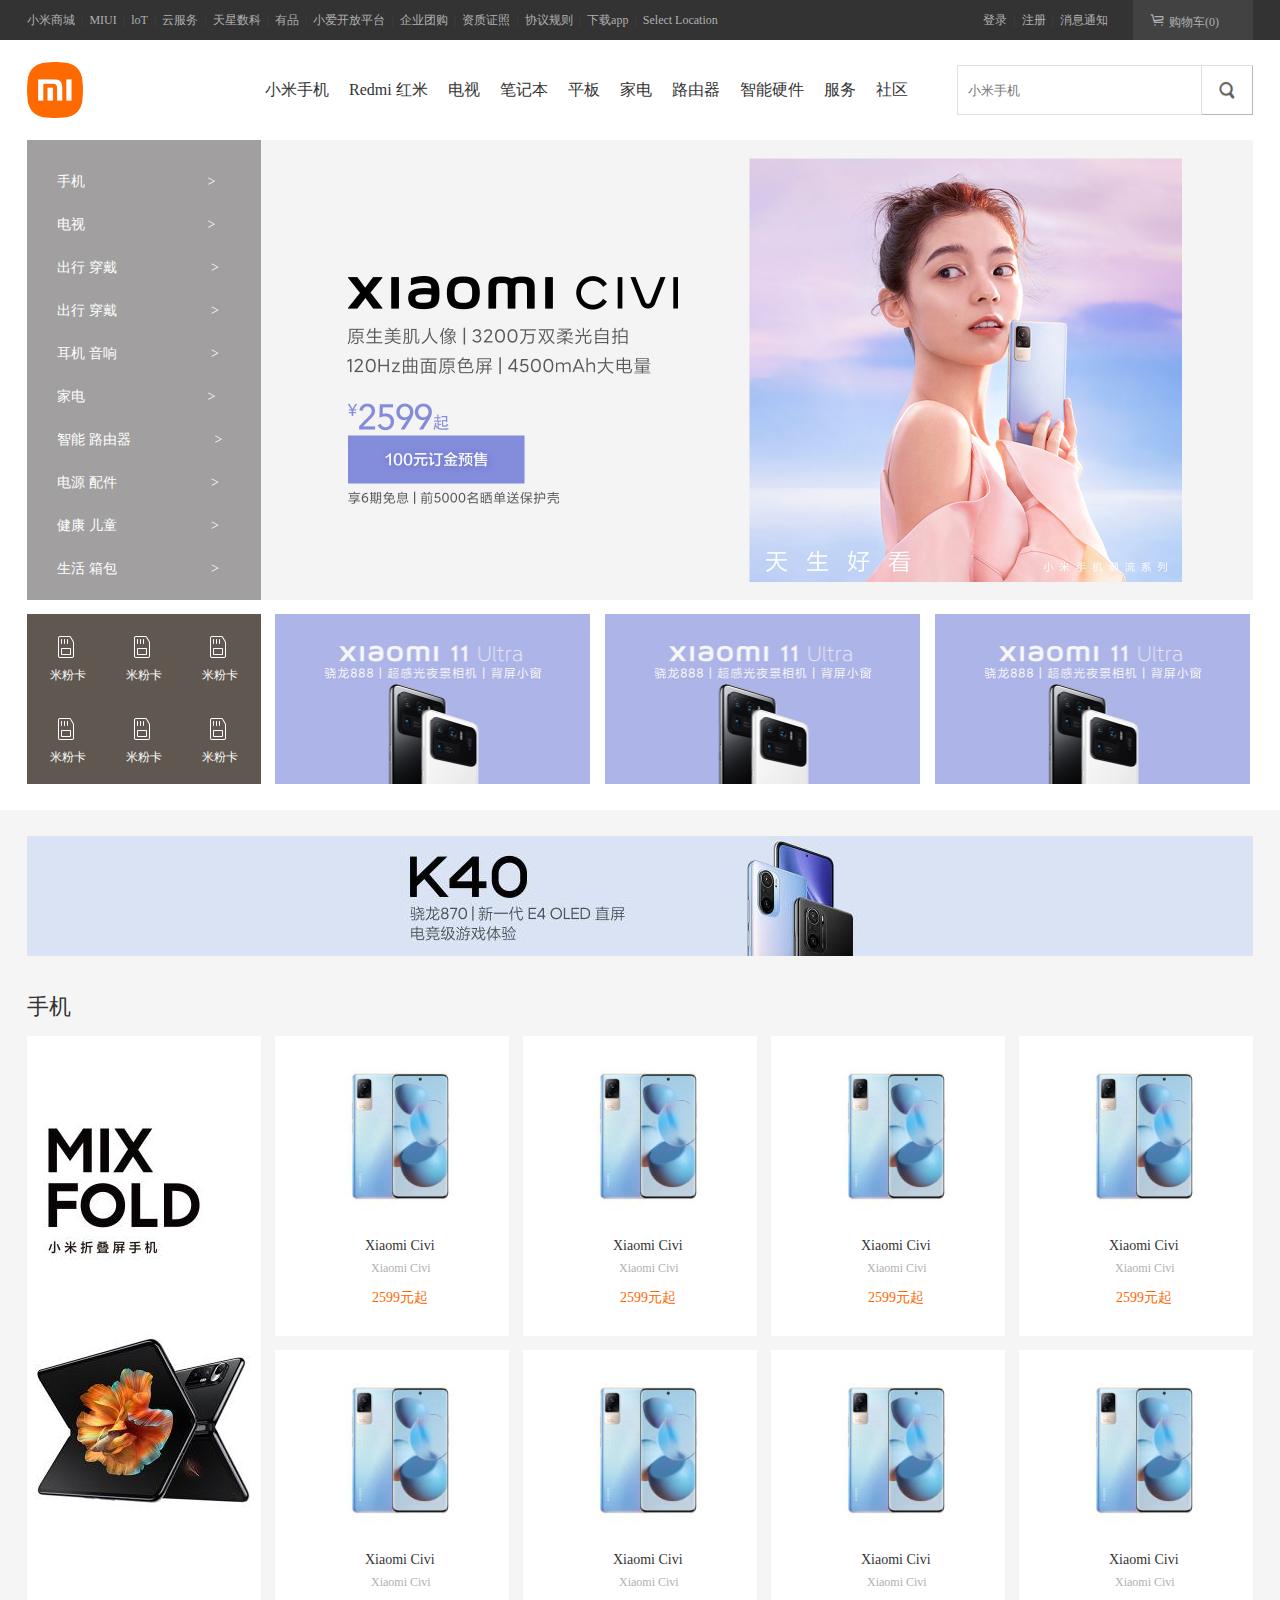
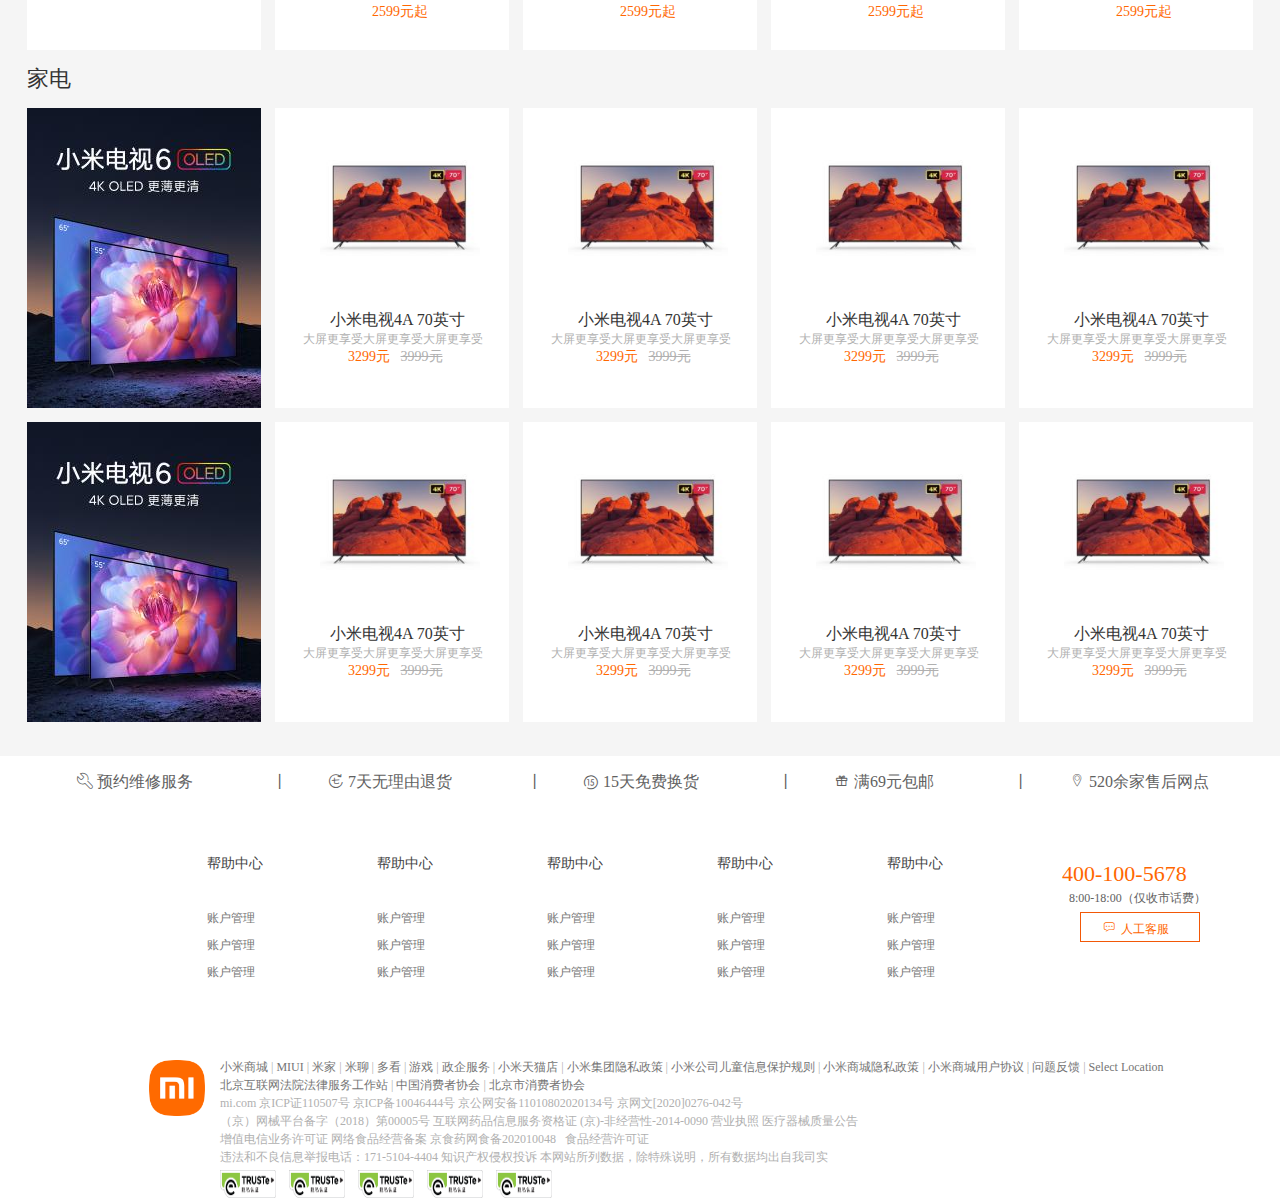
<file: index.html>
<!DOCTYPE html>
<html lang="en">
<head>
    <meta charset="UTF-8">
    <meta http-equiv="X-UA-Compatible" content="IE=edge">
    <meta name="viewport" content="width=device-width, initial-scale=1.0">
    <title>小米</title>
    <link rel="shortcut icon" href="images/favicon.ico">
    <link rel="stylesheet" href="iconfont/iconfont.css">
    <link rel="stylesheet" href="css/index.css">
</head>
<body>
    <!-- 头部开始 -->
    <div class="header">
        <div class="w">
            <ul class="header-l">
                <li><a href="mi.html">小米商城</a><span>|</span></li>
                <li><a href="https://home.miui.com/">MIUI</a><span>|</span></li>
                <li><a href="IoT.html">loT</a><span>|</span></li>
                <li><a href="yun.html">云服务</a><span>|</span></li>
                <li><a href="tian.html">天星数科</a><span>|</span></li>
                <li><a href="https://www.xiaomiyoupin.com/">有品</a><span>|</span></li>
                <li><a href="https://xiaoai.mi.com/">小爱开放平台</a><span>|</span></li>
                <li><a href="https://qiye.mi.com/">企业团购</a><span>|</span></li>
                <li><a href="https://www.mi.com/aptitude/list?id=41">资质证照</a><span>|</span></li>
                <li><a href="https://www.mi.com/aptitude/list">协议规则</a><span>|</span></li>
                <li>
                    <a href="https://www.mi.com/appdownload">下载app</a><span>|</span>
                </li>
                <li><a href="https://www.mi.com/global/">Select Location</a></li>
            </ul>
            <ul class="header-r">
                <li><a href="login.html">登录</a><span>|</span></li>
                <li><a href="enroll.html">注册</a><span>|</span></li>
                <li><a href="#">消息通知</a></li>
                <li class="gwche">
                    <a href="https://www.mi.com/buy/cart">
                        <i class="iconfont"> &nbsp;&nbsp;&nbsp;  &#xe653;
                        </i>购物车(0)
                    </a>
                </li>
            </ul>
        </div>
    </div>
    <!-- 导航开始 -->
    <div class="nav">
        <div class="w">
            <div class="logo">
                <a href="mi.html">
                    <img src="images/logo-mi2.png">
                </a>
            </div>
            <div class="nav-top">
                <ul>
                    <li>
                        <a href="#">小米手机</a>
                    </li>
                    <li>
                        <a href="#">Redmi 红米</a>
                    </li>
                    <li><a href="#">电视</a></li>
                    <li><a href="#">笔记本</a></li>
                    <li><a href="#">平板</a></li>
                    <li><a href="#">家电</a></li>
                    <li><a href="#">路由器</a></li>
                    <li><a href="#">智能硬件</a></li>
                    <li><a href="#">服务</a></li>
                    <li><a href="#">社区</a></li>
                </ul>
            </div>
            <!-- 搜索 -->
            <div class="search">
                <input type="text" placeholder="小米手机">
                <button type="button" class="iconfont"><span class="sousuo"><img src="images/11.png"></span> </button>
            </div>
        </div>
    </div>
    <!-- 垂直导航栏和图片-->
    <div class="box1">
        <div class="w">
            <div class="box2">
                <img src="images/bigcivi.jpg">
                <div class="sl">
                    <ul>
                        <li>
                            <a href="#" >手机&nbsp;&nbsp;&nbsp;&nbsp;&nbsp;&nbsp;&nbsp;&nbsp;&nbsp; &nbsp;&nbsp;&nbsp;&nbsp;&nbsp;&nbsp;&nbsp;&nbsp;&nbsp;&nbsp;&nbsp;&nbsp;&nbsp;&nbsp;&nbsp;&nbsp;&nbsp;&nbsp;&nbsp;&nbsp;&nbsp;&nbsp;&nbsp;&nbsp; ></a>
                        </li>
                        <li>
                            <a href="#">电视&nbsp;&nbsp;&nbsp;&nbsp;&nbsp;&nbsp;&nbsp;&nbsp;&nbsp; &nbsp;&nbsp;&nbsp;&nbsp;&nbsp;&nbsp;&nbsp;&nbsp;&nbsp;&nbsp;&nbsp;&nbsp;&nbsp;&nbsp;&nbsp;&nbsp;&nbsp;&nbsp;&nbsp;&nbsp;&nbsp;&nbsp;&nbsp;&nbsp; ></a>
                        </li>
                        <li>
                            <a href="#">出行 穿戴&nbsp;&nbsp;&nbsp;&nbsp;&nbsp;&nbsp;&nbsp;&nbsp;&nbsp; &nbsp;&nbsp;&nbsp;&nbsp;&nbsp;&nbsp;&nbsp;&nbsp;&nbsp;&nbsp;&nbsp;&nbsp;&nbsp;&nbsp;&nbsp;&nbsp;&nbsp;></a>
                        </li>
                        <li><a href="#">出行 穿戴&nbsp;&nbsp;&nbsp;&nbsp;&nbsp;&nbsp;&nbsp;&nbsp; &nbsp;&nbsp;&nbsp;&nbsp;&nbsp;&nbsp;&nbsp;&nbsp;&nbsp;&nbsp;&nbsp;&nbsp;&nbsp;&nbsp;&nbsp;&nbsp;&nbsp; ></a></li>
                        <li><a href="#">耳机 音响&nbsp;&nbsp;&nbsp;&nbsp;&nbsp;&nbsp;&nbsp;&nbsp; &nbsp;&nbsp;&nbsp;&nbsp;&nbsp;&nbsp;&nbsp;&nbsp;&nbsp;&nbsp;&nbsp;&nbsp;&nbsp;&nbsp;&nbsp;&nbsp;&nbsp; ></a></li>
                        <li><a href="#">家电 &nbsp;&nbsp;&nbsp;&nbsp;&nbsp;&nbsp;&nbsp;&nbsp;&nbsp;&nbsp;&nbsp;&nbsp;&nbsp;&nbsp; &nbsp;&nbsp;&nbsp;&nbsp;&nbsp;&nbsp;&nbsp;&nbsp;&nbsp;&nbsp;&nbsp;&nbsp;&nbsp;&nbsp;&nbsp;&nbsp;&nbsp;&nbsp; ></a></li>
                        <li><a href="#">智能 路由器&nbsp;&nbsp;&nbsp;&nbsp;&nbsp; &nbsp;&nbsp;&nbsp;&nbsp;&nbsp;&nbsp;&nbsp;&nbsp;&nbsp;&nbsp;&nbsp;&nbsp;&nbsp;&nbsp;&nbsp;&nbsp;&nbsp; ></a></li>
                        <li><a href="#">电源 配件&nbsp;&nbsp;&nbsp;&nbsp;&nbsp;&nbsp;&nbsp;&nbsp;&nbsp; &nbsp;&nbsp;&nbsp;&nbsp;&nbsp;&nbsp;&nbsp;&nbsp;&nbsp;&nbsp;&nbsp;&nbsp;&nbsp;&nbsp;&nbsp;&nbsp;&nbsp;></a></li>
                        <li><a href="#">健康 儿童&nbsp;&nbsp;&nbsp;&nbsp;&nbsp;&nbsp;&nbsp;&nbsp;&nbsp; &nbsp;&nbsp;&nbsp;&nbsp;&nbsp;&nbsp;&nbsp;&nbsp;&nbsp;&nbsp;&nbsp;&nbsp;&nbsp;&nbsp;&nbsp;&nbsp;&nbsp;></a</li>
                        <li><a href="#">生活 箱包&nbsp;&nbsp;&nbsp;&nbsp;&nbsp;&nbsp;&nbsp;&nbsp;&nbsp;&nbsp;&nbsp;&nbsp;&nbsp;&nbsp;&nbsp;&nbsp;&nbsp;&nbsp;&nbsp;&nbsp;&nbsp;&nbsp;&nbsp;&nbsp;&nbsp;&nbsp; ></a></li>
                    </ul>
                </div>
            </div>
        </div>
    </div>
    <!-- 广告开始 -->
    <div class="adv">
        <div class="w">
            <div class="adv-a">
                <ul>
                    <li><a href="#"><i class="iconfont"> <span class="mika"><img src="images/mika.png" ></span> </i>
                        <p class="mifenka">米粉卡</p></a></li>
                    <li><a href="#"><i class="iconfont"> <span class="mika"><img src="images/mika.png" ></span></i>
                        <p class="mifenka">米粉卡</p></a></li>
                    <li><a href="#"><i class="iconfont"> <span class="mika"><img src="images/mika.png" ></span></i>
                        <p class="mifenka">米粉卡</p></a></li>
                    <li><a href="#"><i class="iconfont"> <span class="mika"><img src="images/mika.png" ></span></i>
                        <p class="mifenka">米粉卡</p></a></li>
                    <li><a href="#"><i class="iconfont"> <span class="mika"><img src="images/mika.png" ></span></i>
                        <p class="mifenka">米粉卡</p></a></li>
                    <li><a href="#"><i class="iconfont"> <span class="mika"><img src="images/mika.png" ></span></i>
                        <p class="mifenka">米粉卡</p></a></li>
                </ul>
            </div>
            <div class="adv-img">
                <a href="https://www.mi.com/mi11ultra?product_id=1211100001&cfrom=search"><img src="images/m11.jpg" alt=""></a>
            </div>
            <div class="adv-img">
                <a href="https://www.mi.com/mi11ultra?product_id=1211100001&cfrom=search"><img src="images/m11.jpg" alt=""></a>
            </div>
            <div class="adv-img">
                <a href="https://www.mi.com/mi11ultra?product_id=1211100001&cfrom=search"><img src="images/m11.jpg" alt=""></a>
            </div>
        </div>
    </div>
    <!-- 内容开始 -->
    <div class="neiron">
        <div class="w">
            <!--手机开始-->
            <div class="phone">
                <div class="k40">
                    <a href="https://www.mi.com/redmik40?product_id=1210500093&cfrom=search">
                        <img src="images/k40.jpg" alt="">
                    </a>
                </div>
              <a href="https://www.mi.com/p/1915.html"> 
                <h2 class="title"></a> 
                    手机
                </h2>
                <div class="phone-box">
                    <div class="phone-left">
                        <a href="https://www.mi.com/mixfold?product_id=1211100029&cfrom=search">
                            <img src="images/MIX.jpg" alt="">
                        </a>
                    </div>
                    <div class="phone-right">
                        <ul>
                            <li class="items">
                                <a href="https://www.mi.com/xiaomicivi?product_id=1213800016&cfrom=search">
                                    <img src="images/civi.jpg" alt="" class="goods-img">
                                    <p class="civi">Xiaomi Civi </p>
                                    <p class="mi-civi">Xiaomi Civi</p>
                                    <p class="phone-jq">2599元起</p>
                                </a>
                            </li>
                            <li class="items">
                                <a href="https://www.mi.com/xiaomicivi?product_id=1213800016&cfrom=search">
                                    <img src="images/civi.jpg" alt="" class="goods-img">
                                    <p class="civi">Xiaomi Civi </p>
                                    <p class="mi-civi">Xiaomi Civi</p>
                                    <p class="phone-jq">2599元起</p>
                                </a>
                            </li>
                            <li class="items">
                                <a href="https://www.mi.com/xiaomicivi?product_id=1213800016&cfrom=search">
                                    <img src="images/civi.jpg" alt="" class="goods-img">
                                    <p class="civi">Xiaomi Civi </p>
                                    <p class="mi-civi">Xiaomi Civi</p>
                                    <p class="phone-jq">2599元起</p>
                                </a>
                            </li>
                            <li class="items">
                                <a href="https://www.mi.com/xiaomicivi?product_id=1213800016&cfrom=search">
                                    <img src="images/civi.jpg" alt="" class="goods-img">
                                    <p class="civi">Xiaomi Civi </p>
                                    <p class="mi-civi">Xiaomi Civi</p>
                                    <p class="phone-jq">2599元起</p>
                                </a>
                            </li>
                            <li class="items">
                                <a href="https://www.mi.com/xiaomicivi?product_id=1213800016&cfrom=search">
                                    <img src="images/civi.jpg" alt="" class="goods-img">
                                    <p class="civi">Xiaomi Civi </p>
                                    <p class="mi-civi">Xiaomi Civi</p>
                                    <p class="phone-jq">2599元起</p>
                                </a>
                            </li>
                            <li class="items">
                                <a href="https://www.mi.com/xiaomicivi?product_id=1213800016&cfrom=search">
                                    <img src="images/civi.jpg" alt="" class="goods-img">
                                    <p class="civi">Xiaomi Civi </p>
                                    <p class="mi-civi">Xiaomi Civi</p>
                                    <p class="phone-jq">2599元起</p>
                                </a>
                            </li>
                            <li class="items">
                                <a href="https://www.mi.com/xiaomicivi?product_id=1213800016&cfrom=search">
                                    <img src="images/civi.jpg" alt="" class="goods-img">
                                    <p class="civi">Xiaomi Civi </p>
                                    <p class="mi-civi">Xiaomi Civi</p>
                                    <p class="phone-jq">2599元起</p>
                                </a>
                            </li>
                            <li class="items">
                                <a href="https://www.mi.com/xiaomicivi?product_id=1213800016&cfrom=search">
                                    <img src="images/civi.jpg" alt="" class="goods-img">
                                    <p class="civi">Xiaomi Civi </p>
                                    <p class="mi-civi">Xiaomi Civi</p>
                                    <p class="phone-jq">2599元起</p>
                                </a>
                            </li>
                        </ul>
                    </div>
                </div>
            </div>
            <!-- 手机结束 -->
            <!--家电开始-->
        <div>
            <h2 class="title">家电</h2>
            <div>
                <div class="jd-left">
                    <ul>
                        <li class="items"><a href="https://www.mi.com/mitv6/65oled?product_id=1213100005&cfrom=search"><img src="images/ds.jpg" alt=""></a>
                        </li>
                        <li class="items"><a href="https://www.mi.com/mitv6/65oled?product_id=1213100005&cfrom=search"><img src="images/ds.jpg" alt=""></a>
                        </li>
                    </ul>
                </div>
                <div class="jd-right">
                    <ul>
                        <li class="items">
                            <a href="https://www.mi.com/buy/detail?product_id=10764&cfrom=search">
                                <img src="images/dsy.jpg" alt="" class="goods-img">
                                <p class="tv">小米电视4A 70英寸 </p>
                                <p class="da">大屏更享受大屏更享受大屏更享受</p>
                                <p class="tv-jq">3299元
                                    <del>3999元</del>
                                </p>
                            </a>
                        </li>
                        <li class="items">
                            <a href="https://www.mi.com/buy/detail?product_id=10764&cfrom=search">
                                <img src="images/dsy.jpg" class="goods-img">
                                <p class="tv">小米电视4A 70英寸 </p>
                                <p class="da">大屏更享受大屏更享受大屏更享受</p>
                                <p class="tv-jq">3299元
                                    <del>3999元</del>
                                </p>
                            </a>
                        </li>
                        <li class="items">
                            <a href="https://www.mi.com/buy/detail?product_id=10764&cfrom=search">
                                <img src="images/dsy.jpg"class="goods-img">
                                <p class="tv">小米电视4A 70英寸 </p>
                                <p class="da">大屏更享受大屏更享受大屏更享受</p>
                                <p class="tv-jq">3299元
                                    <del>3999元</del>
                                </p>
                            </a>
                        </li>
                        <li class="items">
                            <a href="https://www.mi.com/buy/detail?product_id=10764&cfrom=search">
                                <img src="images/dsy.jpg" alt="" class="goods-img">
                                <p class="tv">小米电视4A 70英寸 </p>
                                <p class="da">大屏更享受大屏更享受大屏更享受</p>
                                <p class="tv-jq">3299元
                                    <del>3999元</del>
                                </p>
                            </a>
                        </li>
                        <li class="items">
                            <a href="https://www.mi.com/buy/detail?product_id=10764&cfrom=search">
                                <img src="images/dsy.jpg" alt="" class="goods-img">
                                <p class="tv">小米电视4A 70英寸 </p>
                                <p class="da">大屏更享受大屏更享受大屏更享受</p>
                                <p class="tv-jq">3299元
                                    <del>3999元</del>
                                </p>
                            </a>
                        </li>
                        <li class="items">
                            <a href="https://www.mi.com/buy/detail?product_id=10764&cfrom=search">
                                <img src="images/dsy.jpg" alt="" class="goods-img">
                                <p class="tv">小米电视4A 70英寸 </p>
                                <p class="da">大屏更享受大屏更享受大屏更享受</p>
                                <p class="tv-jq">3299元
                                    <del>3999元</del>
                                </p>
                            </a>
                        </li>
                        <li class="items">
                            <a href="https://www.mi.com/buy/detail?product_id=10764&cfrom=search">
                                <img src="images/dsy.jpg" alt="" class="goods-img">
                                <p class="tv">小米电视4A 70英寸 </p>
                                <p class="da">大屏更享受大屏更享受大屏更享受</p>
                                <p class="tv-jq">3299元
                                    <del>3999元</del>
                                </p>
                            </a>
                        </li> 
                        <li class="items">
                            <a href="https://www.mi.com/buy/detail?product_id=10764&cfrom=search">
                                <img src="images/dsy.jpg" alt="" class="goods-img">
                                <p class="tv">小米电视4A 70英寸 </p>
                                <p class="da">大屏更享受大屏更享受大屏更享受</p>
                                <p class="tv-jq">3299元
                                    <del>3999元</del>
                                </p>
                            </a>
                        </li>
                       
                    </ul>
                </div>
            </div>
        </div>
        <!--家电结束-->
        <!-- 页脚 -->
        <div class="yejiao">
            <div>
            <div class="yejiao1">
        <ul class="line">
            <li><a href="#" class="yejiao2"><i class="iconfont">&#xe629;
            预约维修服务 </i><span>丨</span> </a></li>
            <li><a href="#"class="yejiao2"><i class="iconfont"> &#xe63f;
                7天无理由退货</i><span>丨</span></a></li>
            <li><a href="#"class="yejiao2">  <i class="iconfont"> &#xe606;
                15天免费换货</i> <span>丨</span></a></li>
            <li><a href="#"class="yejiao2"> <i class="iconfont">&#xe62b;
                满69元包邮</i> <span>丨</span></a></li>
            <li><a href="#"class="yejiao2"> <i class="iconfont"> &#xe64d;
                520余家售后网点</i></a></li>
        </ul>
    </div>
    <div class="yejiao3">
        <ul style="padding-left:180px;">
            <li>帮助中心</li>
            <li><a href="#">账户管理</a></li>
            <li><a href="#">账户管理</a></li>
            <li><a href="#">账户管理</a></li>
        </ul>
        <ul>
            <li>帮助中心</li>
            <li><a href="#">账户管理</a></li>
            <li><a href="#">账户管理</a></li>
            <li><a href="#">账户管理</a></li>
        </ul>
        <ul>
            <li>帮助中心</li>
            <li><a href="#">账户管理</a></li>
            <li><a href="#">账户管理</a></li>
            <li><a href="#">账户管理</a></li>
        </ul>
        <ul>
            <li>帮助中心</li>
            <li><a href="#">账户管理</a></li>
            <li><a href="#">账户管理</a></li>
            <li><a href="#">账户管理</a></li>
        </ul>
        <ul>
            <li>帮助中心</li>
            <li><a href="#">账户管理</a></li>
            <li><a href="#">账户管理</a></li>
            <li><a href="#">账户管理</a></li>
        </ul>
        <div class="rg">
            <p class="tel">400-100-5678</p>
            <p class="time">8:00-18:00（仅收市话费）</p>
            <a href="#" class="xx"><i class="iconfont">  &nbsp;&nbsp;&nbsp;&nbsp;  &#xe710;
            </i>人工客服</a>
        </div>
    </div>
</div>
    <div class="yejiao4">
        <div class="dbxx">
           <span class="mi-img"><img src="images/logo-mi2.png"></span>
            <div class="dbxx-right">
                <p>
                    <a href="mi.html">小米商城</a>
                    <span>|</span>
                    <a href="https://home.miui.com/" >MIUI</a>
                    <span>|</span>
                    <a href="https://home.mi.com/index.html">米家</a>
                    <span>|</span>
                    <a href="http://www.miliao.com/" >米聊</a>
                    <span>|</span>
                    <a href="https://www.duokan.com/pc/" >多看</a>
                    <span >|</span>
                    <a  href="https://game.xiaomi.com/">游戏</a>
                    <span >|</span>
                    <a  href="https://b.mi.com/?client_id=180100031058&masid=17409.0358#/">政企服务</a>
                    <span >|</span>
                    <a href="https://xiaomi.tmall.com/">小米天猫店</a>
                    <span>|</span>
                    <a  href="https://privacy.mi.com/all/zh_CN/">小米集团隐私政策</a>
                    <span>|</span>
                    <a href="https://cdn.cnbj1.fds.api.mi-img.com/mi-mall/f516fe9e2c01.html">小米公司儿童信息保护规则</a>
                    <span >|</span>
                    <a href="https://m.mi.com/support/module?id=63&headless=1">小米商城隐私政策</a>
                    <span >|</span>
                    <a  href="https://www.mi.com/aptitude/list?id=62">小米商城用户协议</a>
                    <span >|</span>
                    <a href="https://static.mi.com/feedback/">问题反馈</a>
                    <span >|</span>
                    <a  href="https://static.mi.com/feedback/">Select Location</a>
                    <br>
                    <a href="https://www.mi.com/beihu" >北京互联网法院法律服务工作站</a>
                    <span>|</span>
                    <a href="https://www.cca.org.cn/">中国消费者协会</a>
                    <span>|</span>
                    <a href="http://www.bj315.org/">北京市消费者协会</a>
                </p>
                <p>
                    <a href="mi.html">mi.com</a> 京ICP证110507号
                    <a href="mi.html">京ICP备10046444号</a>
                    <a href="mi.html">京公网安备11010802020134号</a>
                    <a href="mi.html">京网文[2020]0276-042号</a>
                    <br>
                    <a href="mi.html">（京）网械平台备字（2018）第00005号</a>
                    <a href="mi.html">互联网药品信息服务资格证 (京)-非经营性-2014-0090</a>
                    <a href="mi.html" >营业执照</a>
                    <a href="mi.html">医疗器械质量公告</a>
                    <br>
                    <a href="mi.html">增值电信业务许可证</a>&nbsp;网络食品经营备案 京食药网食备202010048 &nbsp;
                    <a href="mi.html">食品经营许可证</a>
                    <br>
                    违法和不良信息举报电话：171-5104-4404&nbsp;<a href='#'>知识产权侵权投诉</a>&nbsp;本网站所列数据，除特殊说明，所有数据均出自我司实
                </p>
                <p>
                    <img src="images/truste.png">
                    <img src="images/truste.png">
                    <img src="images/truste.png">
                    <img src="images/truste.png">
                    <img src="images/truste.png">
                </p>
            </div>
        </div>
    </div>
</div>
        </div>
</body>
</html>
</file>
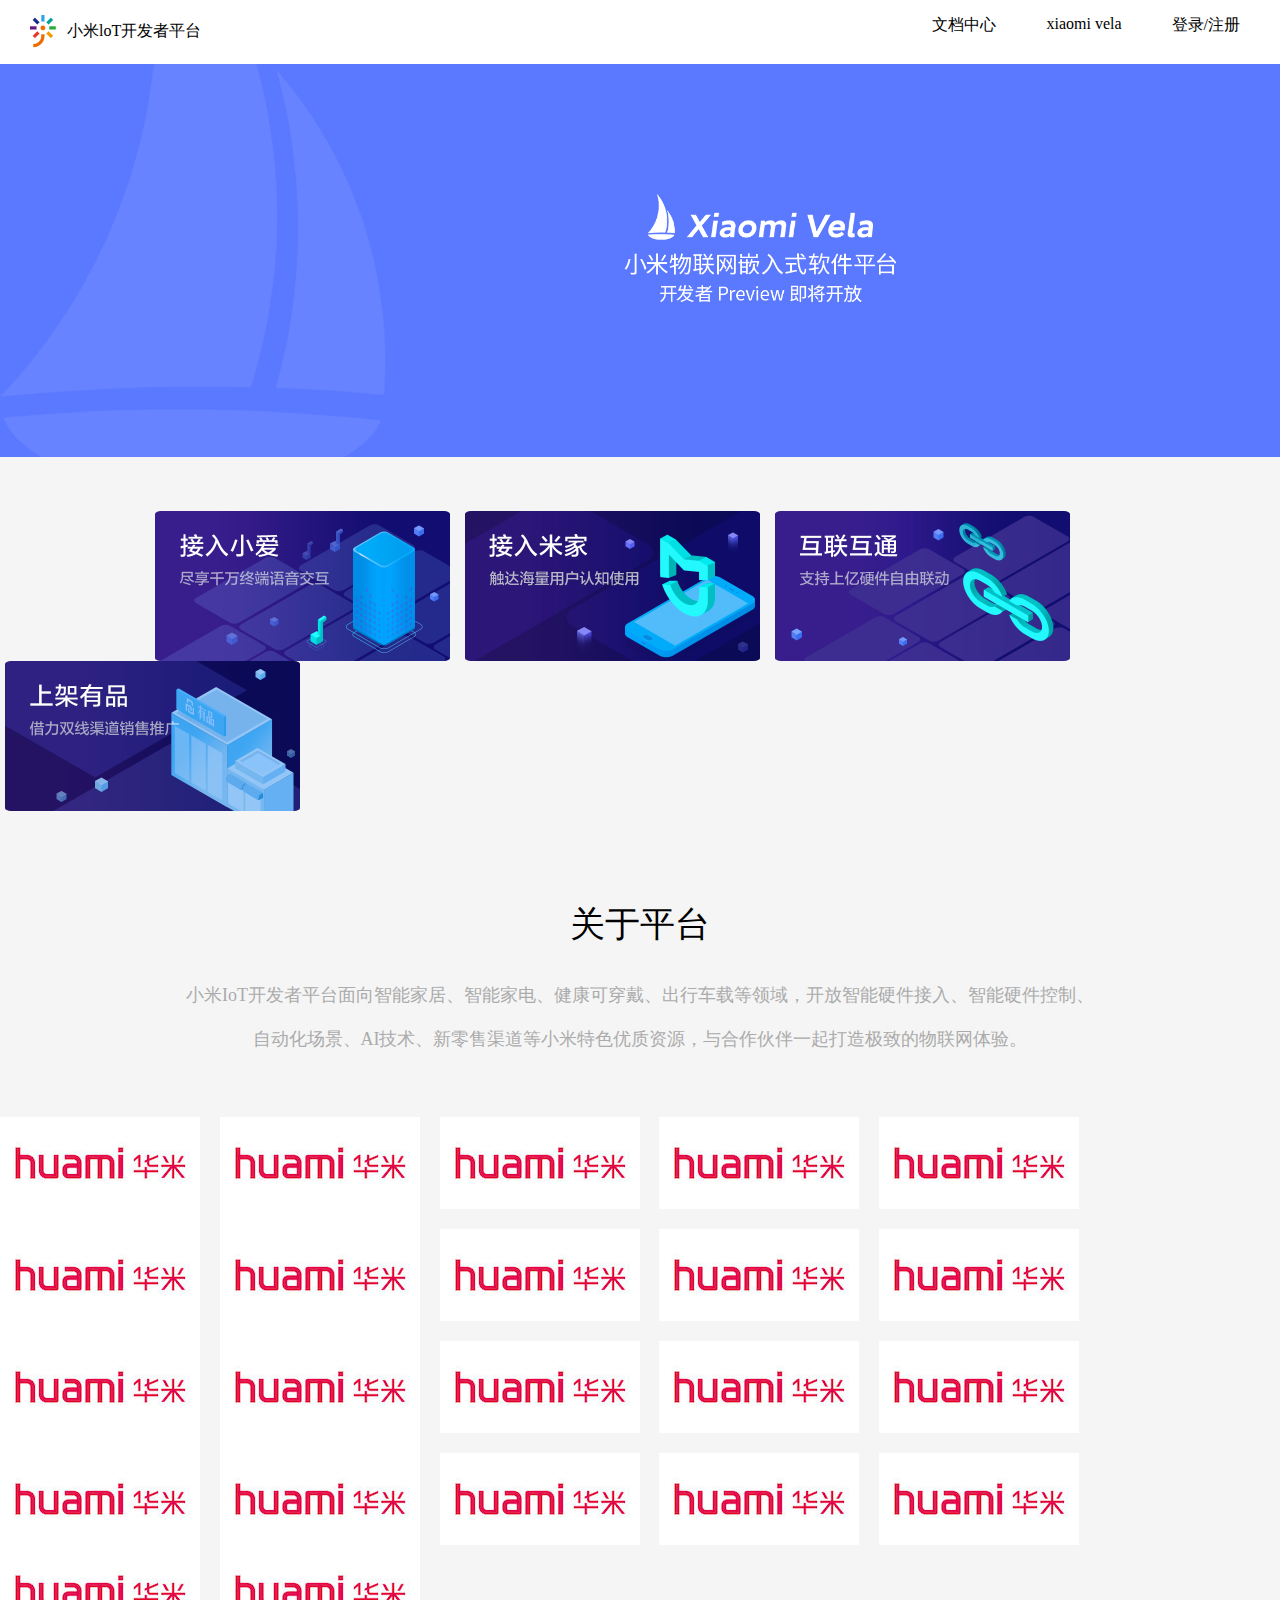
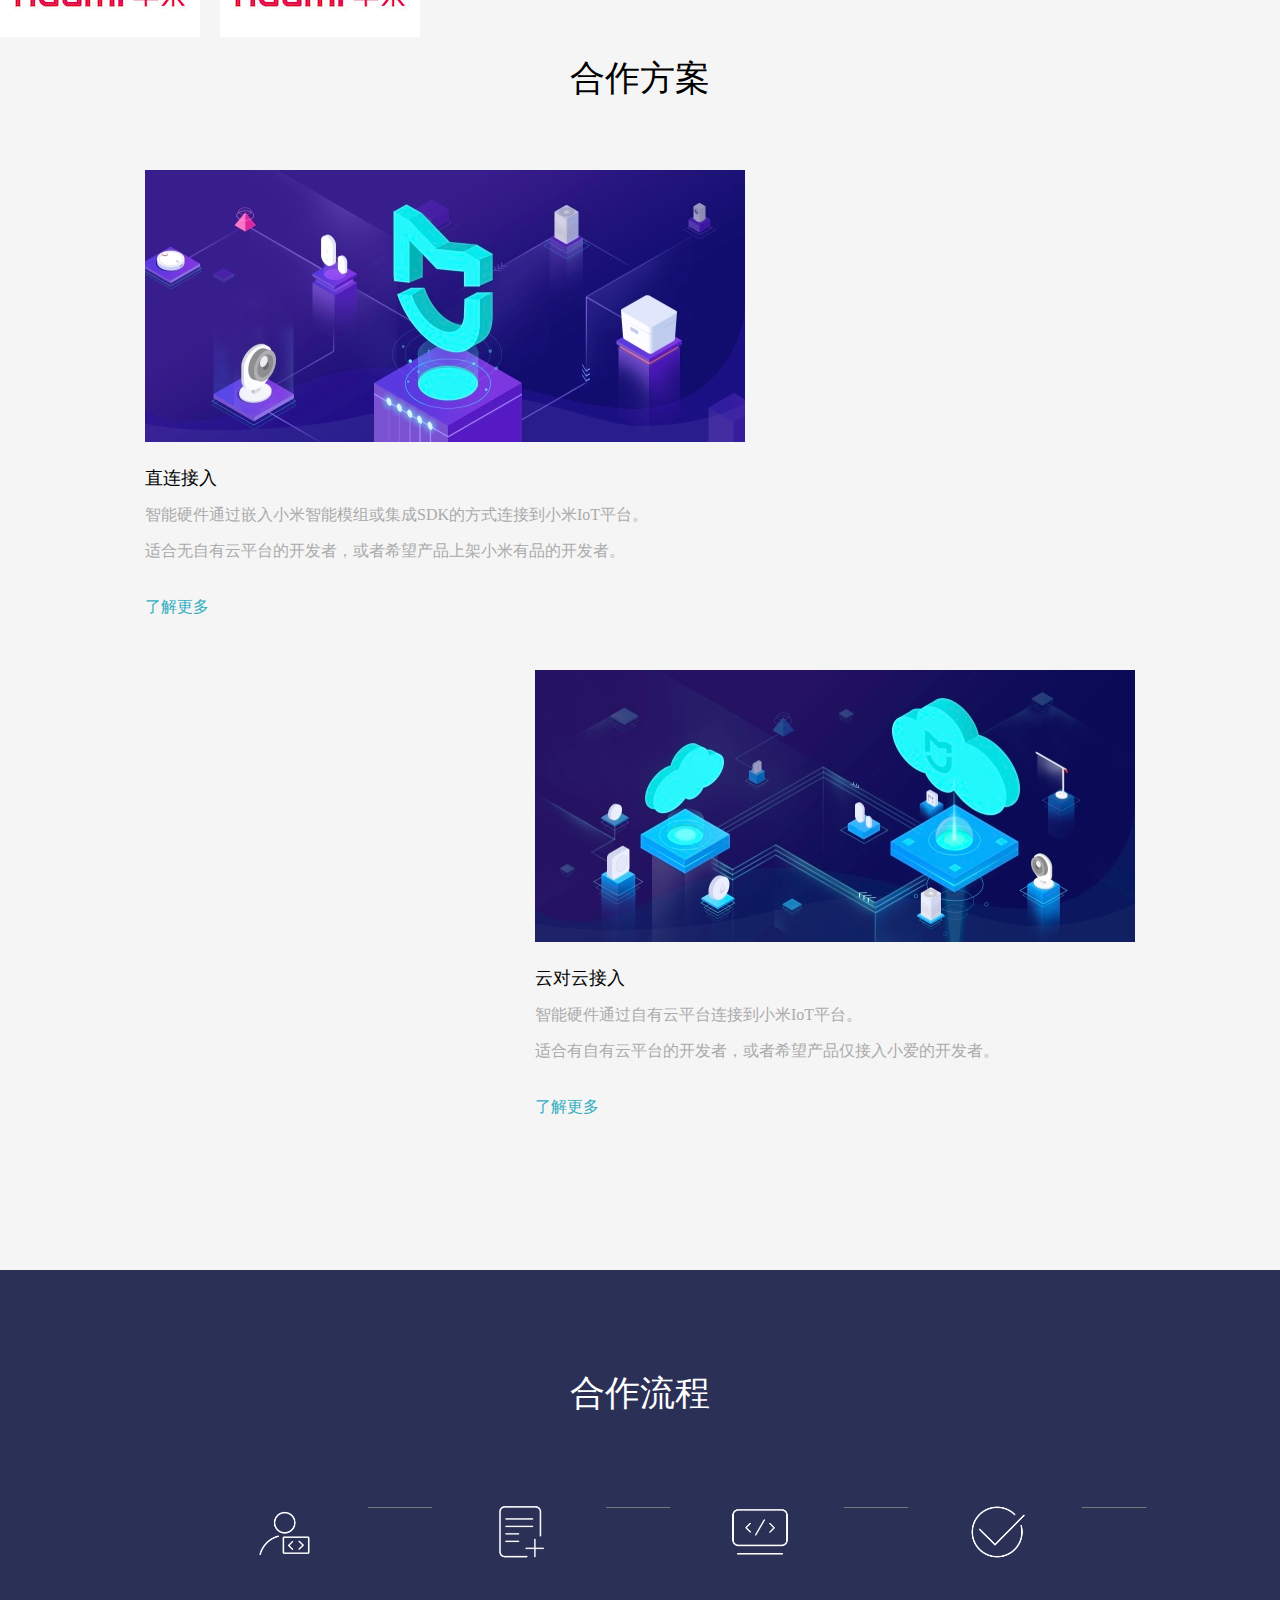
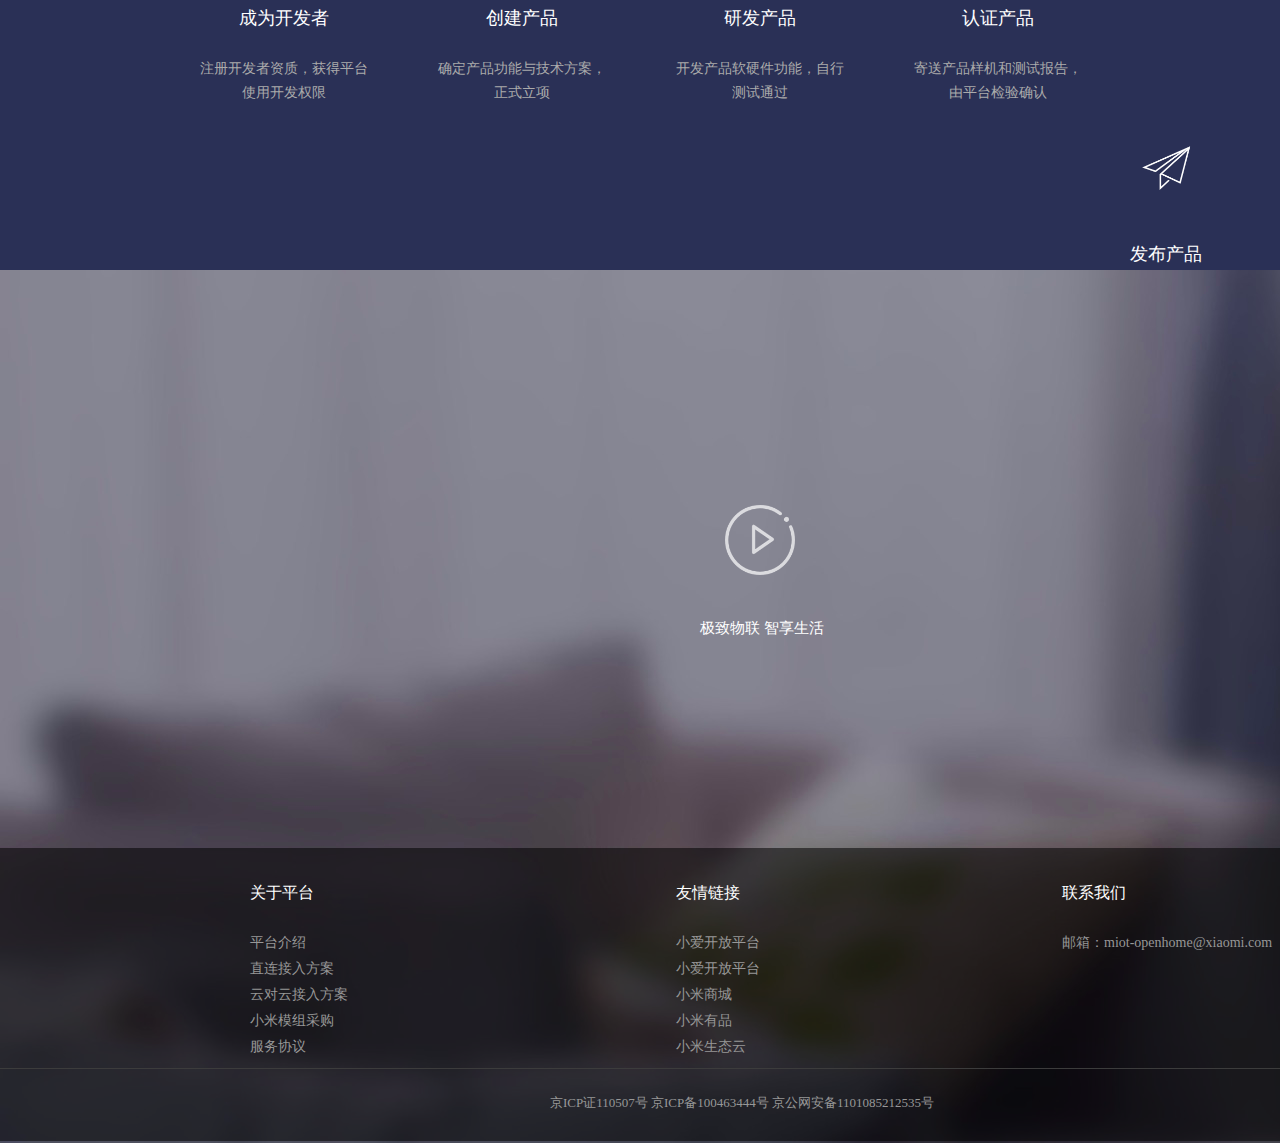
<file: IoT.html>
<!DOCTYPE html>
<html lang="en">
<head>
    <meta charset="UTF-8">
    <meta http-equiv="X-UA-Compatible" content="IE=edge">
    <meta name="viewport" content="width=device-width, initial-scale=1.0">
    <title>开发者平台</title>
    <link rel="shortcut icon" href="images/favicon.ico">
      <link rel="stylesheet" href="css/loT.css">
</head>
<body>
    <!-- 头部开始 -->
    <div class="head">
        <img src="images/loT.png">
        <ul class="left">
            <li><a href="IoT.html">小米loT开发者平台</a></li>
        </ul>
        <ul class="right">
            <li><a href="login.html">登录/注册</a></li>
            <li><a href="https://iot.mi.com/vela">xiaomi vela</a></li>
            <li><a href="IoT.html">文档中心</a></li>
        </ul>
    </div>
    <!-- 内容开始 -->
    <div class="box">
        <div class="box_1">
            <img src="images/banner.png" alt="">
        </div>
        <div class="box_2">
            <img src="images/xiaoai.png" alt="">
            <img src="images/mijia.png" alt="">
            <img src="images/hutong.png" alt="">
            <img src="images/youpin.png" alt="">
        </div>
    </div>
    <!-- awa -->
    <div class="box_3">
        <h1>关于平台</h1>
        <p>小米IoT开发者平台面向智能家居、智能家电、健康可穿戴、出行车载等领域，开放智能硬件接入、智能硬件控制、</p>
        <p>自动化场景、AI技术、新零售渠道等小米特色优质资源，与合作伙伴一起打造极致的物联网体验。</p>
    </div>
    <!-- awa2 -->
    <div class="box_4">
        <ul>
            <li></li>
            <li></li>
            <li></li>
            <li></li>
            <li></li>
            <li></li>
            <li></li>
        </ul>
        <ul>
            <li></li>
            <li></li>
            <li></li>
            <li></li>
            <li></li>
            <li></li>
            <li></li>
        </ul>
        <ul>
            <li></li>
            <li></li>
            <li></li>
            <li></li>
            <li></li>
            <li></li>
            <li></li>
        </ul>
        <ul>
            <li></li>
            <li></li>
            <li></li>
            <li></li>
            <li></li>
            <li></li>
            <li></li>
        </ul>
    </div>
    <!-- awa_3 -->
    <div class="box_5">
        <div>
            <h2>合作方案</h2>
        </div>
        <div class="box_5_1">
            <img src="images/zhi.jpg" alt="">
            <h5>直连接入</h5>
            <p>智能硬件通过嵌入小米智能模组或集成SDK的方式连接到小米IoT平台。</p>
            <p>适合无自有云平台的开发者，或者希望产品上架小米有品的开发者。</p>
            <h6><a href="#">了解更多</a></h6>
        </div>
        <div class="box_5_2">
            <img src="images/yun.jpg" alt="">
            <h5>云对云接入</h5>
            <p>智能硬件通过自有云平台连接到小米IoT平台。</p>
            <p>适合有自有云平台的开发者，或者希望产品仅接入小爱的开发者。</p>
            <h6><a href="#">了解更多</a></h6>
        </div>
    </div>
        <!-- awa_4 -->
        <div class="box_6">
            <div class="box_6_1">
                <h2>合作流程</h2>
            </div>
            <div class="box_6_2">
                <img src="images/a1.png" alt="">
                <h4>成为开发者</h4>
                <p>注册开发者资质，获得平台</p>
                <p>使用开发权限</p>
            </div>
            <div class="box_6_p">
                <p>————</p>
            </div>
            <div class="box_6_3">
                <img src="images/a2.png" alt="">
                <h4>创建产品</h4>
                <p>确定产品功能与技术方案，</p>
                <p>正式立项</p>
            </div>
            <div class="box_6_p">
                <p>————</p>
            </div>
            <div class="box_6_4">
                <img src="images/a3.png" alt="">
                <h4>研发产品</h4>
                <p>开发产品软硬件功能，自行</p>
                <p>测试通过</p>
            </div>
            <div class="box_6_p">
                <p>————</p>
            </div>
            <div class="box_6_5">
                <img src="images/a4.png" alt="">
                <h4>认证产品</h4>
                <p>寄送产品样机和测试报告，</p>
                <p>由平台检验确认</p>
            </div>
            <div class="box_6_p">
                <p>————</p>
            </div>
            <div class="box_6_6">
                <img src="images/a5.png" alt="">
                <h4>发布产品</h4>
                <p>获得平台授权，进行产品销</p>
                <p>售和推广</p>
            </div>
            <div class="box_6_7">
                <p><a href="#">申请合作</a></p>
            </div>
        </div>
    <!-- awa_5 -->
    <div class="box_7">
        <div class="box_7_1">
            <img src="images/video1.png" alt="">
            <p>极致物联 智享生活</p>
            <div class="box_7_2">
                <div class="box_7_2_1">
                    <h6>关于平台</h6> 
                    <p>平台介绍</p> 
                    <p>直连接入方案</p> 
                    <p>云对云接入方案</p> 
                    <p>小米模组采购</p> 
                    <p>服务协议</p>
                </div>
                <div class="box_7_2_2">
                    <h6>友情链接</h6> 
                    <p>小爱开放平台</p> 
                    <p>小爱开放平台</p> 
                    <p>小米商城</p> 
                    <p>小米有品</p> 
                    <p>小米生态云</p>
                </div>
                <div class="box_7_2_3">
                    <h6>联系我们</h6> 
                    <p>邮箱：miot-openhome@xiaomi.com</p> 
                </div>
                <div class="box_7_3">
                    <p>京ICP证110507号 京ICP备100463444号 京公网安备1101085212535号</p>
                </div>
            </div>
        </div>
    </div>

</body>
</html>
</file>
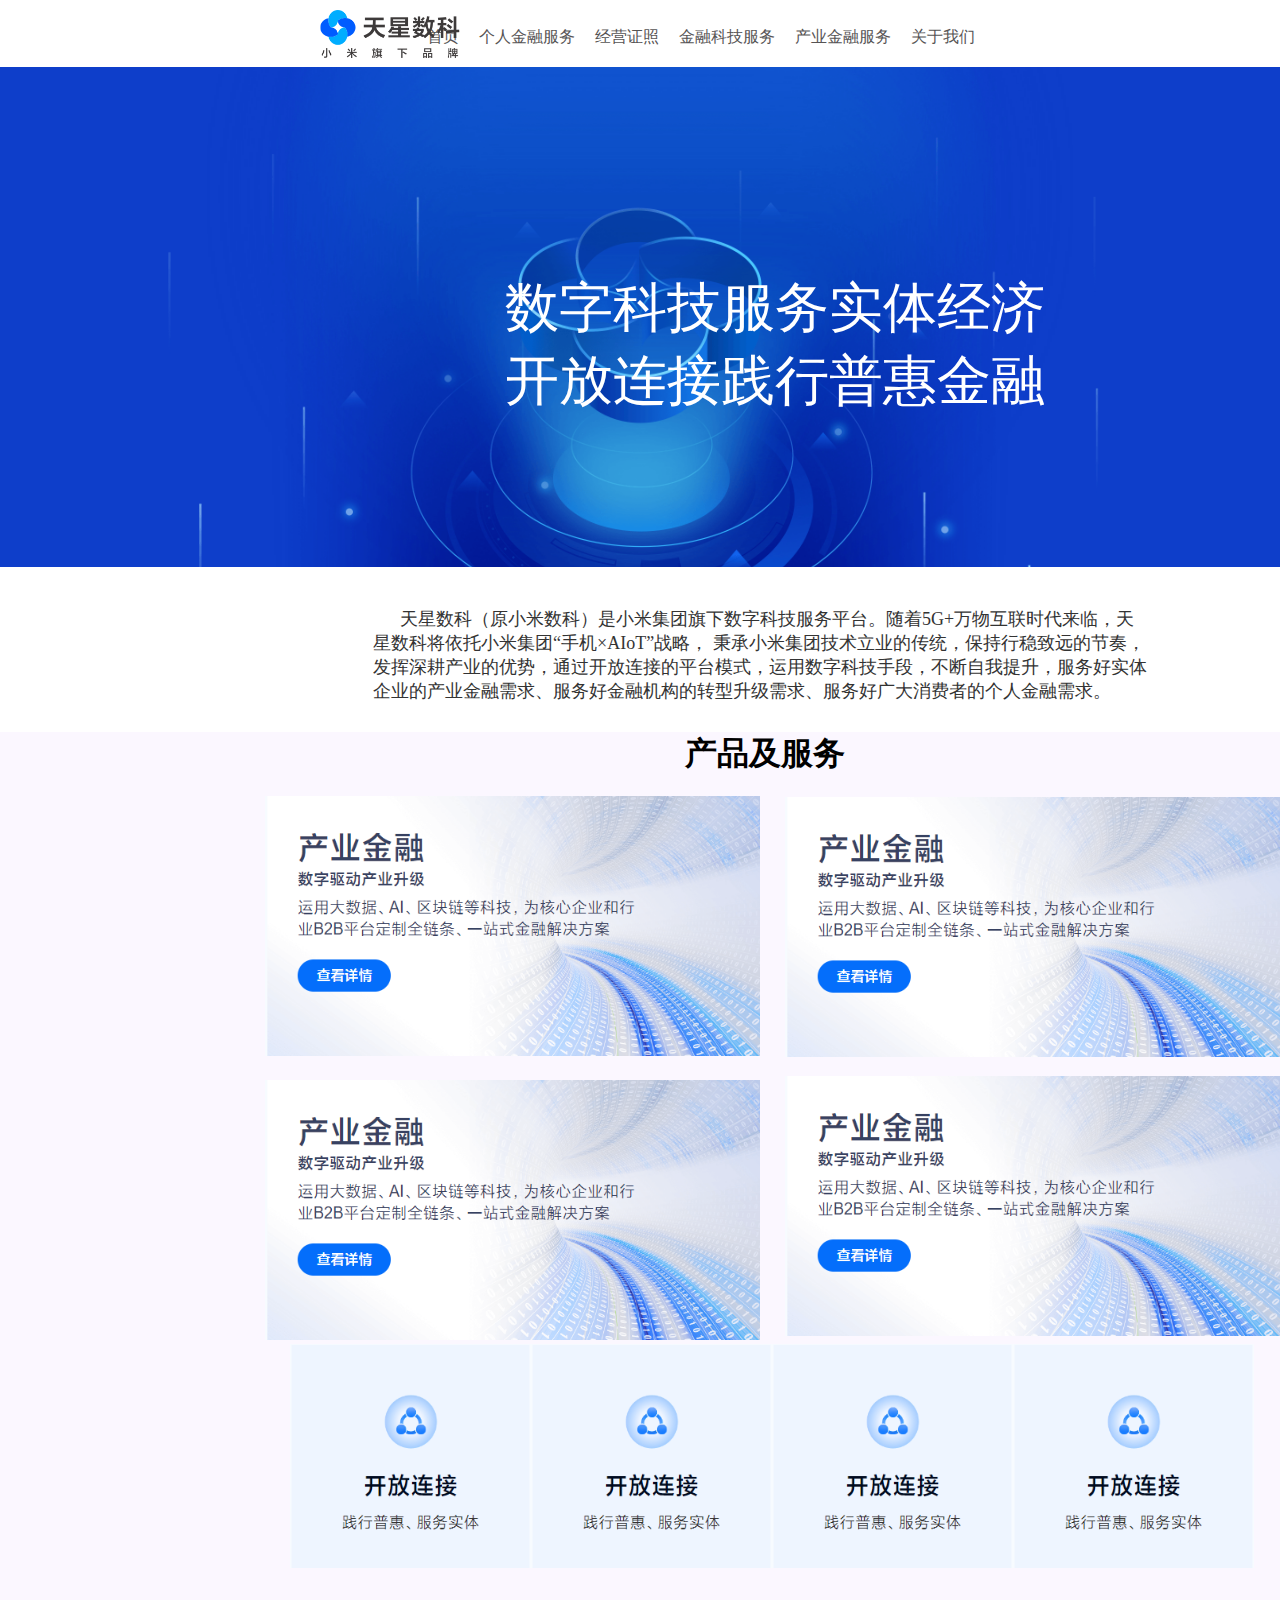
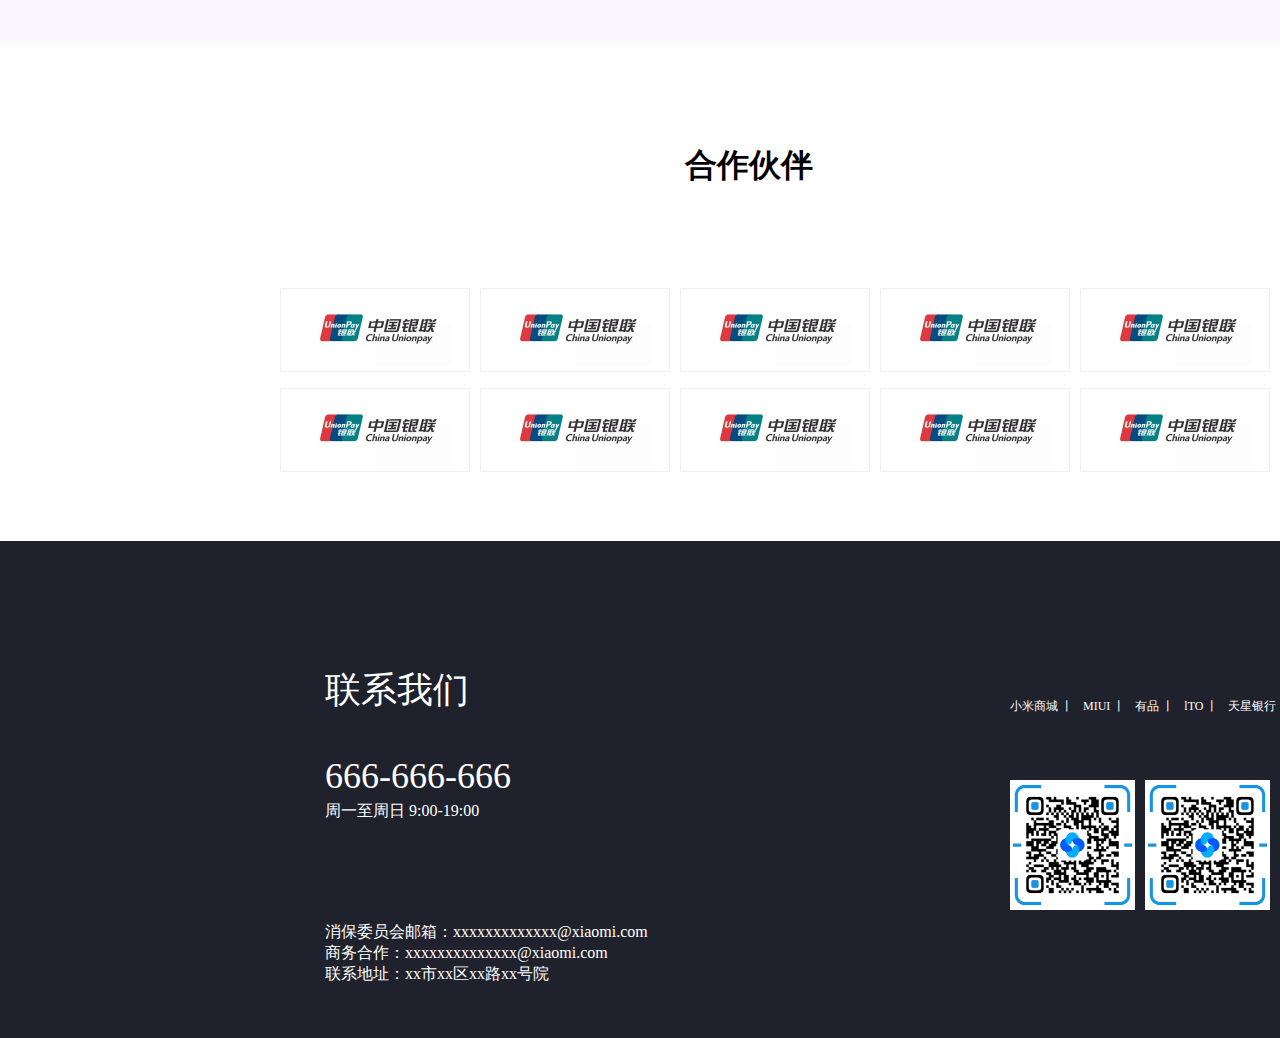
<file: tian.html>
<!DOCTYPE html>
<html lang="en">
<head>
    <meta charset="UTF-8">
    <meta http-equiv="X-UA-Compatible" content="IE=edge">
    <meta name="viewport" content="width=device-width, initial-scale=1.0">
    <title>天星数科</title>
    <link rel="shortcut icon" href="images/favicon.ico">
    <link rel="stylesheet" href="css/tian.css">
</head>
<body>
    <!-- 导航开始 -->
    <div class="w">
    <div class="head">
        <img src="images/tian.png" >
        <ul>
            <li><a href="https://airstar.com/about">关于我们</a></li>
            <li><a href="https://digit.airstar.com/#/">产业金融服务</a></li>
            <li><a href="https://fth.airstar.com/home">金融科技服务</a></li>
            <li><a href="#">经营证照</a></li>
            <li><a href="https://digit.airstar.com/#/">个人金融服务</a></li>
            <li><a href="tian.html">首页</a></li>
        </ul>
    </div>
    <div class="banner">
        <p class="font">数字科技服务实体经济<br>
             开放连接践行普惠金融</p>
    </div>
    <div class="font-buttom"> <p> &nbsp;&nbsp;&nbsp;&nbsp;&nbsp;&nbsp;天星数科（原小米数科）是小米集团旗下数字科技服务平台。随着5G+万物互联时代来临，天星数科将依托小米集团“手机×AIoT”战略， 秉承小米集团技术立业的传统，保持行稳致远的节奏，发挥深耕产业的优势，通过开放连接的平台模式，运用数字科技手段，不断自我提升，服务好实体企业的产业金融需求、服务好金融机构的转型升级需求、服务好广大消费者的个人金融需求。</p></div>
   <!-- 第二个盒子 -->
    <div class="box1">
         <h1>产品及服务</h1>
         <ul class="ul0">
            <li><img src="images/box2.png" alt=""></li>
            <li><img src="images/box2.png" alt=""></li>
         </ul>
         <ul class="ul1">
            <li class="img1"><img src="images/box2.png" alt=""></li>
            <li class="img2"><img src="images/box2.png" alt=""></li>
         </ul>
         <ul class="ul2">
            <li><img src="images/box3.png" alt=""></li>
            <li><img src="images/box3.png" alt=""></li>
            <li><img src="images/box3.png" alt=""></li>
            <li><img src="images/box3.png" alt=""></li>
         </ul>
   </div>
   <!-- 第三个盒子 -->
   <div class="box2">
       <h1>合作伙伴</h1>
       <ul class="ul3">
        <li><img src="images/box4.png" alt=""></li>
        <li><img src="images/box4.png" alt=""></li>
        <li><img src="images/box4.png" alt=""></li>
        <li><img src="images/box4.png" alt=""></li>
        <li><img src="images/box4.png" alt=""></li>
       </ul>
       <ul class="ul4">
        <li><img src="images/box4.png" alt=""></li>
        <li><img src="images/box4.png" alt=""></li>
        <li><img src="images/box4.png" alt=""></li>
        <li><img src="images/box4.png" alt=""></li>
        <li><img src="images/box4.png" alt=""></li>
       </ul>
   </div>
   <!-- 第四个盒子 -->
   <div class="box3">
    <p>联系我们</p>
    <ul>
        <li><a href="mi.html">小米商城 <span>丨</span></a></li>
        <li><a href="#">MIUI <span>丨</span></a></li>
        <li><a href="#">有品 <span>丨</span></a></li>
        <li><a href="IoT.html">lTO <span>丨</span></a></li>
        <li><a href="#">天星银行</a></li>
    </ul>
    <p class="p0">666-666-666  <br><span class="p1">周一至周日 9:00-19:00</span></p>
    <p class="p2">消保委员会邮箱：xxxxxxxxxxxxx@xiaomi.com <br>商务合作：xxxxxxxxxxxxxx@xiaomi.com <br>联系地址：xx市xx区xx路xx号院</p>
   </div>
   <div class="box4">
    <ul>
        <li><img src="images/box5.png" alt=""></li>
        <li><img src="images/box5.png" alt=""></li>
    </ul>
   </div>
</div>
</body>
</html>
</file>
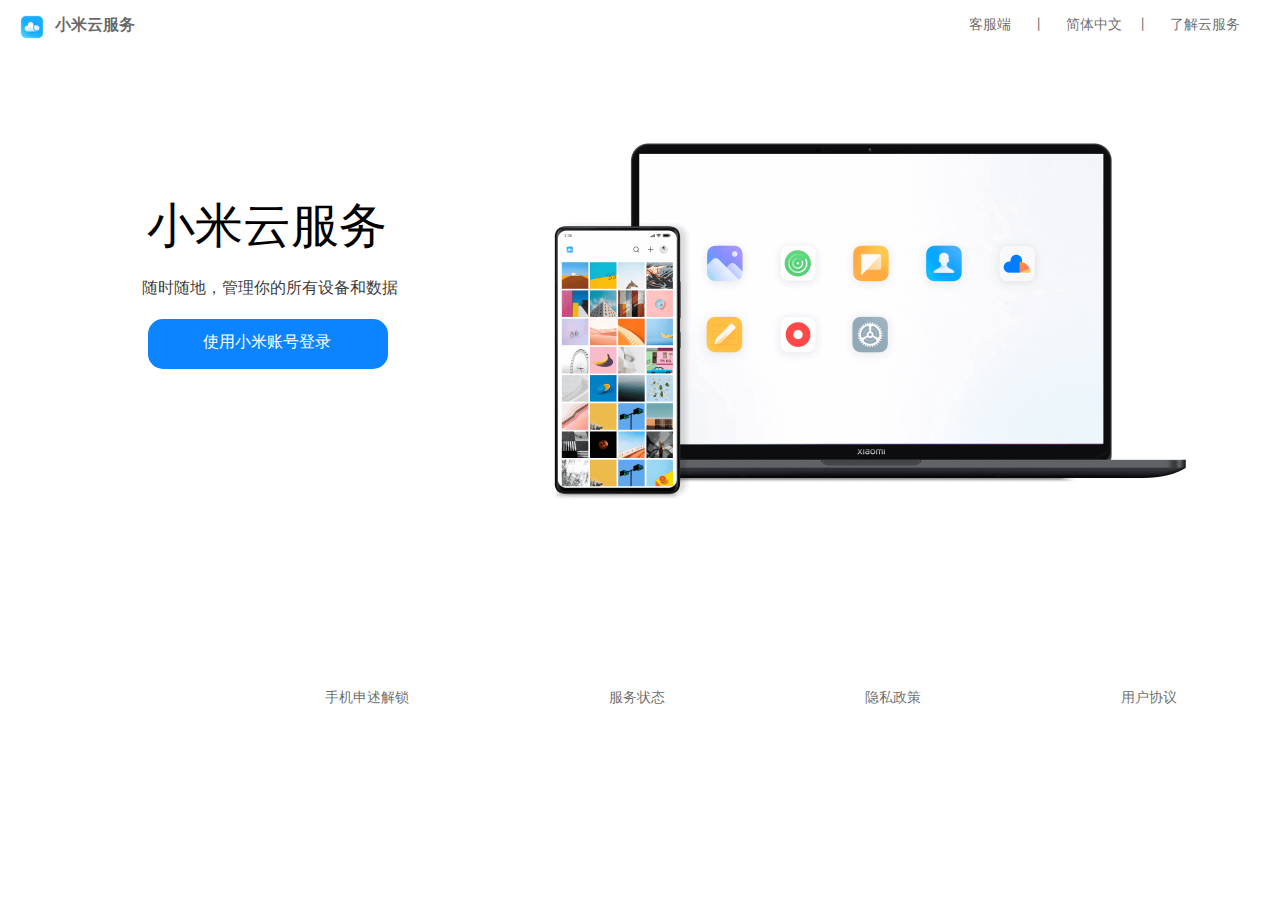
<file: yun.html>
<!DOCTYPE html>
<html lang="en">
<head>
    <meta charset="UTF-8">
    <meta http-equiv="X-UA-Compatible" content="IE=edge">
    <meta name="viewport" content="width=device-width, initial-scale=1.0">
    <title>云服务</title>
    <link rel="stylesheet" href="css/yun.css">
    <link rel="shortcut icon" href="images/favicon.ico">
</head>
<body>
    <!-- 头部开始 -->
    <div class="head">
        <img src="images/yun.png">
        <ul class="left">
           <span class="left_yun"> <li><a href="#"><b>小米云服务</b></a></li></span>
        </ul>
        <ul class="right">
            <li><a href="https://i.mi.com/guide/zh-CN/welcome">了解云服务</a></li>
            <li><a href="#">简体中文 &nbsp; &nbsp;<span class="gun">丨</span></a></li>
            <li><a href="https://i.mi.com/static2?filename=MicloudWebStatic/res/home/mi-lab.htm&locale=zh_CN#3">客服端 &nbsp; &nbsp; &nbsp;<span class="gun">丨</span></a></li>
        </ul>
    </div>
    <!-- 内容开始 -->
    <div class="content">
        <div class="content_left">
       <span class="mi_left"> <p>小米云服务</p></span>
           <span class="mi_right"> <p>随时随地，管理你的所有设备和数据
        </p></span>
      <div class="login_box"> <span class="login"><a href="login.html">使用小米账号登录</a></span> </div>
      <span class="login_right"><img src="images/login-right.png" alt=""></span>
    </div>
    </div>
    <div class="bottom">
  <ul>
    <li><a href="https://i.mi.com/find/device/activationlock?_locale=zh_CN#/">手机申述解锁</a></li>
    <li><a href="https://i.mi.com/#/systemstatus">服务状态</a></li>
    <li><a href="https://privacy.mi.com/xiaomicloud/zh_CN/">隐私政策</a></li>
    <li><a href="https://i.mi.com/useragreement?lang=zh&region=CN">用户协议</a></li>
  </ul>
    </div>
</body>
</html>
</file>
<file: iconfont/iconfont.css>
@font-face {font-family: "iconfont";
  src: url('iconfont.eot?t=1548064192113'); /* IE9 */
  src: url('iconfont.eot?t=1548064192113#iefix') format('embedded-opentype'), /* IE6-IE8 */
  url('[data-uri]') format('woff2'),
  url('iconfont.woff?t=1548064192113') format('woff'),
  url('iconfont.ttf?t=1548064192113') format('truetype'), /* chrome, firefox, opera, Safari, Android, iOS 4.2+ */
  url('iconfont.svg?t=1548064192113#iconfont') format('svg'); /* iOS 4.1- */
}

.iconfont {
  font-family: "iconfont" !important;
  font-size: 16px;
  font-style: normal;
  -webkit-font-smoothing: antialiased;
  -moz-osx-font-smoothing: grayscale;
}

.icon-15tianwuliyoutuihuo:before {
  content: "\e606";
}

.icon-liwu:before {
  content: "\e657";
}

.icon-iconfonticon5:before {
  content: "\e615";
}

.icon-shouji01:before {
  content: "\e622";
}

.icon-gouwuche:before {
  content: "\e653";
}

.icon-icon:before {
  content: "\e666";
}

.icon-zhizhen:before {
  content: "\e64d";
}

.icon-jiantou2:before {
  content: "\e63e";
}

.icon-youjiantou:before {
  content: "\e658";
}

.icon-buoumaotubiao46:before {
  content: "\e629";
}

.icon-jiantouyou:before {
  content: "\e62a";
}

.icon-fangdajing:before {
  content: "\e63d";
}

.icon-jiantou:before {
  content: "\e616";
}

.icon-jiantou_zuo:before {
  content: "\e617";
}

.icon-duihua:before {
  content: "\e710";
}

.icon-dianhuaqia:before {
  content: "\e733";
}

.icon-chongzhijilu:before {
  content: "\e64c";
}

.icon-gouwuche1:before {
  content: "\e735";
}

.icon-kefu:before {
  content: "\e6ab";
}

.icon-liwu1:before {
  content: "\e62b";
}

.icon-qitianwuliyoutuihuan:before {
  content: "\e63f";
}

.icon-F:before {
  content: "\e61f";
}
</file>
<file: css/index.css>
*{
    padding: 0;
    margin: 0;
    list-style: none;
}
a:link,a:visited{
    text-decoration: none;
}
.header {
    width: 100%;
    height: 40px;
    line-height: 40px;
    background-color: #333;
    font-size: 12px;
}
.w {
    width: 1226px;
    margin: 0 auto;
}
.header-l {
    float: left;
}
.header-r {
    float: right;
}
.header li {
    position: relative;
    float: left;
}
.header a {
    color: #b0b0b0;
}
.header a:hover {
    color: #fff;
}
.header span {
    color: #424242;
    margin: 0 6px;
}
.gwche {
    position: relative;
    width: 120px;
    height: 40px;
    background-color: #424242;
    margin-left: 25px;
    cursor: pointer;
}
.gwche:hover {
    background-color: #fff;
}
/* 导航开始 */
a {
    color: #333;
}
.nav {
    position: relative;
    width: 100%;
    height: 100px;
    background-color: #fff;
}
.logo {
    margin-top: 22px;
    float: left;
    width: 56px;
    height: 56px;
}
.nav-top {
    float: left;
    width: 874px;
    height: 100px;
    line-height: 100px;
    padding-left: 172px;
    box-sizing: border-box;
}
.search {
    position: relative;
    float: left;
    width: 296px;
    height: 50px;
    margin-top: 25px;
}
.logo img {
    width: 100%;
}
.nav-top  ul  li {
    float: left;
    padding: 0 10px;
}
.nav-top  ul  li  a:hover {
    color: #ff6700;
}
/*搜索框*/
.search  input {
    float: left;
    width: 223px;
    height: 48px;
    padding: 0 10px;
    border: 1px solid #e0e0e0;
    border-right: none;
}
.sousuo img{
    width: 50px;
    height: 48px;
    padding-left: -10px;
    border-bottom: #b6b6b6 solid 1px;
    border-right: #b6b6b6 solid 1px;
    cursor: pointer;
}
.search  button {
    float: left;
    width: 52px;
    height: 50px;
    background-color: #fff;
    border: 1px solid #e0e0e0;
}
.search  input:hover {
    border-color: #b0b0b0;
}
/* 垂直导航栏和图片*/
.box1, 
.box2 {
    width: 100%;
    height: 460px;
}
.box2  img {
    width: 100%;
    cursor: pointer;
}
.box2 {
    position: relative;
}
.sl {
    position: absolute;
    top: 0;
    left: 0;
    width: 234px;
    height: 420px;
    background-color: rgba(105, 101, 101, .6);
    padding: 20px 0;
}
.sl  ul  li {
    line-height: 42px;
    padding-left: 30px;
}
.sl ul li:hover {
    background-color: #ff6700;
}
.sl  ul  li  a {
    color: #fff;
    font-size: 14px;
}
/* 广告开始 */
.adv {
    width: 100%;
    height: 170px;
    background-color: #fff;
    margin: 14px 0 26px;
}
.adv-a {
    float: left;
    width: 228px;
    height: 164px;
    padding: 3px;
    background-color: #5f5750;
}
.adv-img {
    float: left;
    width: 316px;
    height: 170px;
    margin-left: 14px;
    transition: all .2s;
}
.adv-img:hover {
    box-shadow: 0 15px 30px rgba(0, 0, 0, .1);
}
.adv-img img {
    width: 315px;
    height: 170px;
}
.adv-a li {
    position: relative;
    float: left;
    width: 76px;
    height: 82px;
}
.adv-a a {
    color: #fff;
    font-size: 12px;
}
.adv-a i {
    font-size: 24px;
    margin-bottom: 4px;
    display: block;
    margin-top: 18px;
}
.mika img {
    padding-left: 24px;
    width: 24px;
    height: 24px;
}
.mifenka{
    padding-left: 20px;
}
/*内容开始*/
.neiron {
    height: 1530px;
    width: 100%;
    background-color: #f5f5f5;
    padding: 4px 0 12px;
}
/*手机样式开始*/
.k40 {
    width: 100%;
    height: 120px;
    margin: 22px 0;
}
.title {
    color: #333;
    font-size: 22px;
    font-weight: 200;
    text-align: left;
    line-height: 58px;
}
.phone-box {
    width: 100%;
    height: 614px;
}
.phone-left {
    float: left;
    width: 234px;
    height: 614px;
    transition: all .2s linear;
}
.phone-right,
.jd-right {
    float: left;
    width: 992px;
    height: 614px;
}
.items {
    float: left;
    width: 234px;
    height: 300px;
    background-color: #fff;
    margin-bottom: 14px;
    margin-left: 14px;
    transition: all .2s linear;
}
 /* 手机和家电阴影 */
.items:hover,
.phone-left:hover{
    box-shadow: 0 15px 30px rgba(0, 0, 0, 0.1);
}
.goods-img {
    width: 160px;
    margin-top: 20px;
    margin-bottom: 18px;
    margin-left: 45px;
}
.civi,
.mi-civi {
    width: 214px;
    margin: 0 auto;
    overflow: hidden;
}
.civi {
    height: 21px;
    margin-bottom: 2px;
    font-size: 14px;
    margin: 0px 90px 2px;
}
.mi-civi {
    height: 18px;
    margin-bottom: 10px;
    font-size: 12px;
    color: #b0b0b0;
    padding-left: 96px;
}
.tv-jq {
    color: #ff6700;
    font-size: 14px;
    padding-left: 73px;
}
/*手机样式结束*/
/*家电样式开始*/
.jd-left{
    float: left;
    width: 234px;
    height: 614px;
}
.jd-left .items{
    margin-left: 0;
}
.tv-jq del{
    color: #b0b0b0;
    margin-left: 7px;
}
.tv{
    padding-left: 55px;
}
.da{
    padding-left: 28px;
    font-size: 12px;
    color: #b0b0b0;
}
.phone-jq{
    padding-left: 97px;
    color: #ff6700;
    font-size: 14px;
}
/*家电样式结束*/
/* 页脚开始 */
.yejiao1 li{
    padding-top: 50px;
    float: left;
    padding-left: 40px;
}
.yejiao ul {
    padding-left: 10px;
    width: 100%;
}
.yejiao ul li a span {
    padding-left: 75px;
    color: #616161;
}
.yejiao2:link,:visited{
    color: #616161;
}
.yejiao2:hover{
    color: #ff6700;
}
.yejiao3{
    width: 100%;
    height: 172.5px;
    padding: 40px 0;
}
.yejiao3 ul{
    float: left;
    width: 160px;
    text-align: left;
    color: #424242;
    font-size: 14px;
}
.yejiao3 li a{
    color: #757575;
    font-size: 12px;
}
.yejiao3 li a:hover{
    color: #ff6700;
}
.yejiao3 li{
    margin-top: 10px;
}
.yejiao3 li:first-child{
    line-height: 10.25;
    margin: -1px 0 -36px;
}
.rg{
    float: right;
    width: 251px;
    height: 111px;
}
.tel{
    font-size: 22px;
    line-height: 1;
    color: #ff6700;
    margin-bottom: 5px;
    margin-top: -118px;
    margin-left: 60px;
}
.time{
    font-size: 12px;
    color: #616161;
    margin-bottom: 5px;
    margin-left: 67px;
}
.xx{
    display: block;
    margin: 0 13px;
    width: 118px;
    height: 28px;
    line-height: 28px;
    border: 1px solid #f25807;
    font-size: 12px;
    color: #ff6700;
    transition: all .1s;
    margin-left: 78px;
}
.xx:hover{
    background-color: #f25807;
    color: #fff;
}
.wb{
    background-image: url("../images/wb.png");
}
.wb:hover{
    background-image: url("../images/wb@2x.png");
}
.wx{
    background-image: url("../images/wx.png");
}
.wx:hover{
    background-image: url("../images/wx@2x.png");
}
.wx-img{
    display: none;
    position: absolute;
    top: 35px;
    left: 100px;
    width: 126px;
}
.wx:hover .wx-img{
    display: block;
}
.yejiao4{
    height: 206px;
    padding: 30px 0;
}
.dbxx{
    width: 100%;
    height: 157px;
}
.dbxx img{
    width: 56px;
    margin-right: 10px;
}
.dbxx-right{
    width: 1160px;
    text-align: left;
    font-size: 12px;
    line-height: 18px;
    position: absolute;
    top: 2658px;
    left: 220px;
}
.dbxx-right p{
    color: #b0b0b0;
}
.dbxx-right p:first-child a{
    color: #757575;
}
.dbxx-right p:nth-child(2) a{
    color: #b0b0b0;
}
.dbxx-right p a:hover{
    color: #ff6700;
}
.dbxx-right img{
    height: 28px;
    margin-top: 4px;
}
.mi-img{
    position: absolute;
    top: 2660px;
    left: 149px;
}
</file>
<file: css/loT.css>
*{
    padding: 0;
    margin: 0;
    list-style: none;
}
body {
    background-color: rgb(245, 245, 245);
}
/* 头部开始 */
.head {
    width: 100%;
    height: 64px;
    background-color: #fff;
}
a:link,a:visited{
    font-size: 16px;
    color: #000;
    text-decoration: none;
}
 .right li a:hover{
    color: rgb(50, 186, 92);
}
.head img {
    float: left;
    margin: 15px 11px 0px 30px;
}
.left {
    display: block;
    float: left;
    margin: 21px 20px 0px 0px;
    font-size: 12px;
}
.right {
    margin-right: 40px;
    padding-top: 15px;
}
.right li {
    float: right;
    padding-left: 50px;
}
/* 内容开始 */
.box {
    height: 543px;
    width: 100%;
}
.box_1 img {
    height: 393px;
    width: 1519.5px;
    background-color: aqua;
}
.box_2 {
    width: 100%;
    height: 150px;
    margin-top: 50px;
}
.box div:nth-child(2) img:nth-child(1){
    height: 150px;
    width: 295px;
    margin: 0px 10px 0 155px;
    border: 0 solid;
    border-radius: 2%;
    float: left;
}
.box div:nth-child(2) img:nth-child(2){
    height: 150px;
    width: 295px;
    margin: 0px 10px 0 5px;
    border: 0 solid;
    border-radius: 2%;
    float: left;
}
.box div:nth-child(2) img:nth-child(3){
    height: 150px;
    width: 295px;
    margin: 0px 10px 0 5px;
    border: 0 solid;
    border-radius: 2%;
    float: left;
}
.box div:nth-child(2) img:nth-child(4){
    height: 150px;
    width: 295px;
    margin: 0px 0px 0 5px;
    border: 0 solid;
    border-radius: 2%;
    float: left;
}
/* awa */
.box_3 {
    width: 100%;
    height: 216px;
    margin-top: 90px;
    text-align: center;
    float: left;
}
.box_3 h1 {
    font-size: 35px;
    font-weight: 400;
}
.box_3 p:nth-child(2) {
    width: 100%;
    margin-top: 35px;
    font-size: 18px;
    color: rgb(171, 171, 171);
}
.box_3 p:nth-child(3) {
    width: 100%;
    margin-top: 20px;
    font-size: 18px;
    color: rgb(171, 171, 171);
}
/* awa_2 */
.box_4 {
    width: 100%;
    height: 448px;
}
.box_4 ul {
    width: 100%;
    height: 112px;
    float: left;
}
.box_4 ul li {
    height: 92px;
    width: 200px;
    background: url(../images/huami.jfif) no-repeat center center;
    background-color: #666;
    float: left;
}
.box_4 ul li:nth-child(1) {
    margin: 0 19.8px 0 0;
}
.box_4 ul li:nth-child(2) {
    margin: 0 19.8px 0 0;
}
.box_4 ul li:nth-child(3) {
    margin: 0 19.8px 0 0;
}
.box_4 ul li:nth-child(4) {
    margin: 0 19.8px 0 0;
}
.box_4 ul li:nth-child(5) {
    margin: 0 19.8px 0 0;
}
.box_4 ul li:nth-child(6) {
    margin: 0 19.8px 0 0;
}
/* awa_3 */
.box_5 {
    width: 100%;
}
.box_5 div:nth-child(1) {
    width: 100%;
    height: 45px;
    float: left;
    margin-top: 90px;
    margin-bottom: 70px;
}
.box_5 div:nth-child(1) h2{
    font-size: 35px;
    font-weight: 400;
    text-align: center;
}
.box_5_1 {
    float: left;
    height: 500px;
    width: 560px;
    margin-left: 145px;
}
.box_5_1 img {
    margin-bottom: 20px;
}
.box_5_1 h5 {
    font-weight: 400;
    font-size: 18px;
}
.box_5_1 p {
    color: rgb(171, 171, 171);
    margin: 15px 0;
}
.box_5_1 h6{
    margin-top: 35px;
    font-size: 14px;
    font-weight: 400;
    color: #32BAC0;
}
.box_5_2 {
    float: right;
    height: 500px;
    width: 560px;
    margin-right: 185px;;
}
.box_5_2 img {
    margin-bottom: 20px;
}
.box_5_2 h5 {
    font-weight: 400;
    font-size: 18px;
}
.box_5_2 p {
    color: rgb(171, 171, 171);
    margin: 15px 0;
}
.box_5_2 h6{
    margin-top: 35px;
    font-size: 14px;
    font-weight: 400;
}
.box_5 div a {
    color: #32adc0;
}
/* awa_4 */
.box_6 {
    width: 100%;
    height: 600px;
    background-color: #2A3056;
    float: left;
    margin-top: 100px;
}
.box_6_1 h2 {
    font-size: 35px;
    font-weight: 400;
    text-align: center;
    color: #fff;
    margin-top: 100px;
}
.box_6_2 {
    float: left;
    text-align: center;
    height: 176px;
    margin-left: 200px;
    margin-top: 80px;
}
.box_6_2 img {
    height: 70px;
    width: 70px;
    margin-bottom: 35px;
}
.box_6_2 h4 {
    color: #fff;
    font-weight: 400;
    font-size: 18px;
    margin-bottom: 30px;
}
.box_6_2 p {
    color: rgb(171, 171, 171);
    font-size: 14px;
    margin-bottom: 6px;
}
.box_6_p p {
    color: rgb(119, 119, 119);
    float: left;
    height: 156px;
    width: 70px;
    margin-top: 20px;
    margin-top: 80px;
}
.box_6_3 {
    float: left;
    text-align: center;
    height: 176px;
    margin-top: 80px;
}
.box_6_3 img {
    height: 70px;
    width: 70px;
    margin-bottom: 35px;
}
.box_6_3 h4 {
    color: #fff;
    font-weight: 400;
    font-size: 18px;
    margin-bottom: 30px;
}
.box_6_3 p {
    color: rgb(171, 171, 171);
    font-size: 14px;
    margin-bottom: 6px;
}
.box_6_4 {
    float: left;
    text-align: center;
    height: 176px;
    margin-top: 80px;
}
.box_6_4 img {
    height: 70px;
    width: 70px;
    margin-bottom: 35px;
}
.box_6_4 h4 {
    color: #fff;
    font-weight: 400;
    font-size: 18px;
    margin-bottom: 30px;
}
.box_6_4 p {
    color: rgb(171, 171, 171);
    font-size: 14px;
    margin-bottom: 6px;
}
.box_6_5 {
    float: left;
    text-align: center;
    height: 176px;
    margin-top: 80px;
}
.box_6_5 img {
    height: 70px;
    width: 70px;
    margin-bottom: 35px;
}
.box_6_5 h4 {
    color: #fff;
    font-weight: 400;
    font-size: 18px;
    margin-bottom: 30px;
}
.box_6_5 p {
    color: rgb(171, 171, 171);
    font-size: 14px;
    margin-bottom: 6px;
}
.box_6_6 {
    float: left;
    text-align: center;
    height: 176px;
    margin-top: 80px;
}
.box_6_6 img {
    height: 70px;
    width: 70px;
    margin-bottom: 35px;
}
.box_6_6 h4 {
    color: #fff;
    font-weight: 400;
    font-size: 18px;
    margin-bottom: 30px;
}
.box_6_6 p {
    color: rgb(171, 171, 171);
    font-size: 14px;
    margin-bottom: 6px;
}
.box_6_7 {
    height: 50px;
    width: 260px;
    background-color: #fff;
    float: left;
    margin-top: 100px;
    text-align: center;
    margin-left: 630px;
    border: 1px solid ;
    border-radius: 5px;
    background-color: #32BAC0;
}
.box_6_7 p {
    margin-top: 8px;
}
.box_6_7 p a {
    font-size: 23px;
    color: #fff;
    padding: 10 px;
    width: 260px;

}
.box_6_7:hover{
    height: 50px;
    width: 260px;
    background-color: #fff;
    float: left;
    margin-top: 100px;
    text-align: center;
    margin-left: 630px;
    background-color: #63bebe;
    cursor: pointer;
}
/* awa_5 */
.box_7 {
    width: 100%;
    height: 873px;
    background-color: #666;
    float: left;
}
.box_7_1 {
    background: url(../images/video.jpg) no-repeat;
    height: 100%;
    width: 100%;
    background-color: #666;
}
.box_7_1 img {
    margin: 235px 0 0 725px;
    height: 70px;
    height: 70px;
}
.box_7_1 p {
    color: #fff;
    font-size: 15px;
    margin: 40px 0 0 700px;
}
.box_7_2 {
    width: 1518px;
    height: 293px;
    background-color: rgba(0, 0, 0, 0.536);
    margin-top: 210px;
}
.box_7_2_1 {
    height: 220px;
    width: 506px;
    float: left;
}
.box_7_2_1 h6 {
    margin: 35px 0 30px 250px;
    color: #fff;
    font-size: 16px;
    font-weight: 400;
}
.box_7_2_1 p {
    margin: 8px 0 0 250px;
    color: rgb(151, 151, 151);
    font-size: 14px;
}
.box_7_2_2 {
    height: 220px;
    width: 506px;
    float: left;
}
.box_7_2_2 h6 {
    margin: 35px 0 30px 170px;
    color: #fff;
    font-size: 16px;
    font-weight: 400;
}
.box_7_2_2 p {
    margin: 8px 0 0 170px;
    color: rgb(151, 151, 151);
    font-size: 14px;
}
.box_7_2_3 {
    height: 220px;
    width: 506px;
    float: left;
}
.box_7_2_3 h6 {
    margin: 35px 0 30px 50px;
    color: #fff;
    font-size: 16px;
    font-weight: 400;
}
.box_7_2_3 p {
    margin: 8px 0 0 50px;
    color: rgb(151, 151, 151);
    font-size: 14px;
}
.box_7_3 {
    height: 72px;
    width: 1518px;
    border-top: 1px solid rgb(60, 60, 60);
    float: left;
}
.box_7_3 p {
    margin: 25px 0 0 550px;
    font-size: 13px;
    color: rgb(151, 151, 151);
}
</file>
<file: css/tian.css>
*{
    padding: 0;
    margin: 0;
    list-style: none;
}
.w {
    margin: 0 auto;
}
.head img{
    width: 140px;
    height: 49px;
    margin-left: 320px;
    margin-top: 10px;
    font-size: 16px;
}
a:link,:visited{
    text-decoration: none;
    color: rgb(86, 84, 84);
}
.head a{
    float: right;
    padding-left: 20px;
}
.head ul li a:hover{
   color: black;
}
.head ul {
    margin-top: -36px;
    margin-right: 305px;
}
/* 内容开始 */
.banner {
    background: url(../images/tian1.png) ;
    background-size: cover;
    width: 100%;
    height: 500px;
    margin-top: 40px; 
}
.banner .font{
    font-size: 54px;
    color: #fff;
    padding: 205px 0 0 505px;
}
.font-buttom{
    width: 775px;
    height: 125px;
    padding: 40px 0 0 373px;
}
.font-buttom p{
   color: #333;
   font-size: 18px;
   overflow: hidden;
}
/* 产品开始 */
.box1 {
    width: 100%;
    height: 912px;
    position: relative;
    background-color: #fbf7ff;
}
.box1 h1 {
    padding-left: 685px;
}
.box1 ul li {
    float: left;
    cursor: pointer;
}
.box1 .ul0 li img {
    width: 495px;
    height: 260px;
    padding-left: 265px;
    padding-top: 20px;
}
.ul1 {
    position: absolute;
    top: 80px;
    left: 785px;
    cursor: pointer;
}
.box1 .ul1 .img1 {
    margin-top: -15px;
} 
.box1 .ul1 .img2 {
    margin-top: 15px;
}
.box1 .ul1 img {
    width: 495px;
    height: 260px;
}
.box1 .ul2{
    float: left;
    padding-left: 290px;
}
.box1 .ul2 img {
    width: 241px;
    height: 224px;
} 
/* 合作伙伴 */
.box2 {
    width: 100%;
    height: 497px;
}
.box2 h1 {
    padding-left: 685px;
    padding-top: 100px;
}
.box2 .ul3{
    padding-left: 270px;
}
.box2 .ul3 li{
    float: left;
    padding-left: 10px;
}
.box2 .ul3 li img {
    width: 190px;
    height: 84px;
}
.box2 .ul4 li img {
    width: 190px;
    height: 84px;
}
.box2 ul {
    padding-left: 270px;
    padding-top: 100px;
}
.box2 ul li{
    float: left;
    padding-left: 10px;
}
/* 底部 */
.box3 {
    width: 100%;
    height: 497px;
    background-color: #1f222c;
    position: relative;
}
.box3 p{
    color: white;
    font-size: 36px;
    padding-left: 325px;
    padding-top: 125px;
}
.box3 ul{
    padding-left: 1000px;
       position: absolute;
       top: 155px;   
}

.box3 ul li{
    float: left;
    padding-left: 10px;
    
}
.box3 li a{
    color: white;
    font-size: 12px;
}
.p1 {
    font-size: 16px;
    color: #ffff;
    position: absolute;
    top: 260px;
}
.box3 .p0 {
    padding-top: 40px;
}
.box3 .p2 {
    font-size: 16px;
}
.box4 ul li img {
    width: 125px;
    height: 130px;
}
.box4 ul {
    position: absolute;
    left: 1000px;
   top: 2380px;
}
.box4 ul li {
    float: left;
    padding-left: 10px;
}
</file>
<file: css/yun.css>
*{
    padding: 0;
    margin: 0;
    list-style: none;
}
/* 头部开始 */
.head {
    width: 100%;
    height: 64px;
}
a:link,a:visited{
    font-size: 14px;
    color: #00000099;
    text-decoration: none;
}
 .right li a:hover{
    color: black;
}
.head img {
    width: 24px;
    height: 24px;
    float: left;
    margin: 15px 11px 0px 20px;
}
.left {
    display: block;
    float: left;
    margin: 15px 20px 0px 0px;
}
.right {
    margin-right: 40px;
    padding-top: 15px;
}
.right li {
    float: right;
    padding-left: 20px;
}
.left_yun li a{
    font-size: 16px;
}
/* 内容开始 */
.content {
    width: 1156px;
    height: 458px;
    margin: 0 auto;
}
.content_left p{
    padding: 130px 10px 10px 85px;
}
.mi_left p{
    font-size: 48px;
}
.mi_right p{
    color: #000000cc;
    font-size: 16px;
    padding-top: 10px;
    padding-left: 80px;
}
.login_box {
    border-radius: 15px;
    width: 240px;
    height: 50px;
    background-color: #0d84ff;
    margin-left: 86px;
    margin-top: 10px;
    position: relative;
}
.login a{
    font-size: 16px;
    color: #ffff;
    position: absolute;
    top: 13px;
    left: 55px;
}
.login_box:hover{
      background-color: rgb(38, 144, 255);
}
.login_right img{
    width: 750px;
    height: 418px;
    margin: -274px 10px 10px 395px;
    cursor: pointer;
}
.bottom ul li a {
    display: block;
    float: left;
    padding-left: 200px;
}
.bottom ul li a:hover{
    color: black;
}
.bottom ul {
    padding-left: 125px;
    padding-top: 167px;
}
</file>
